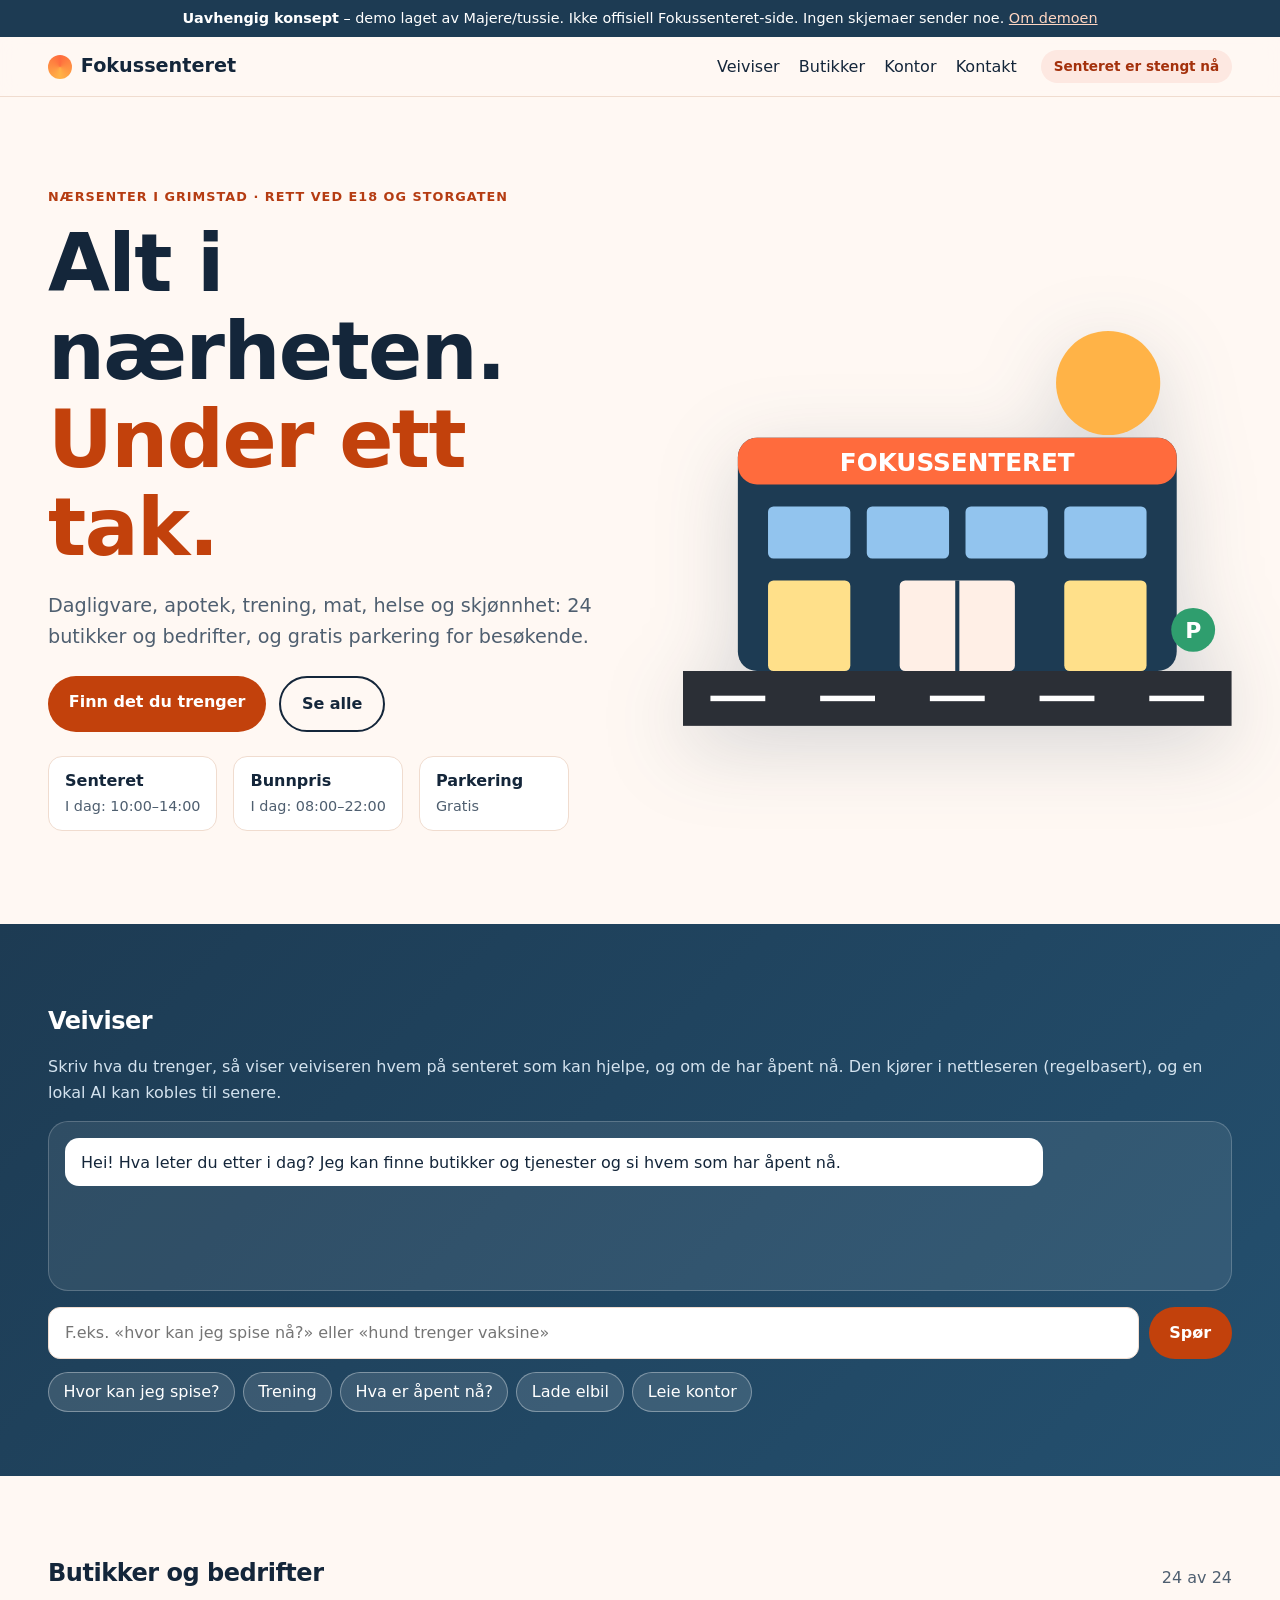
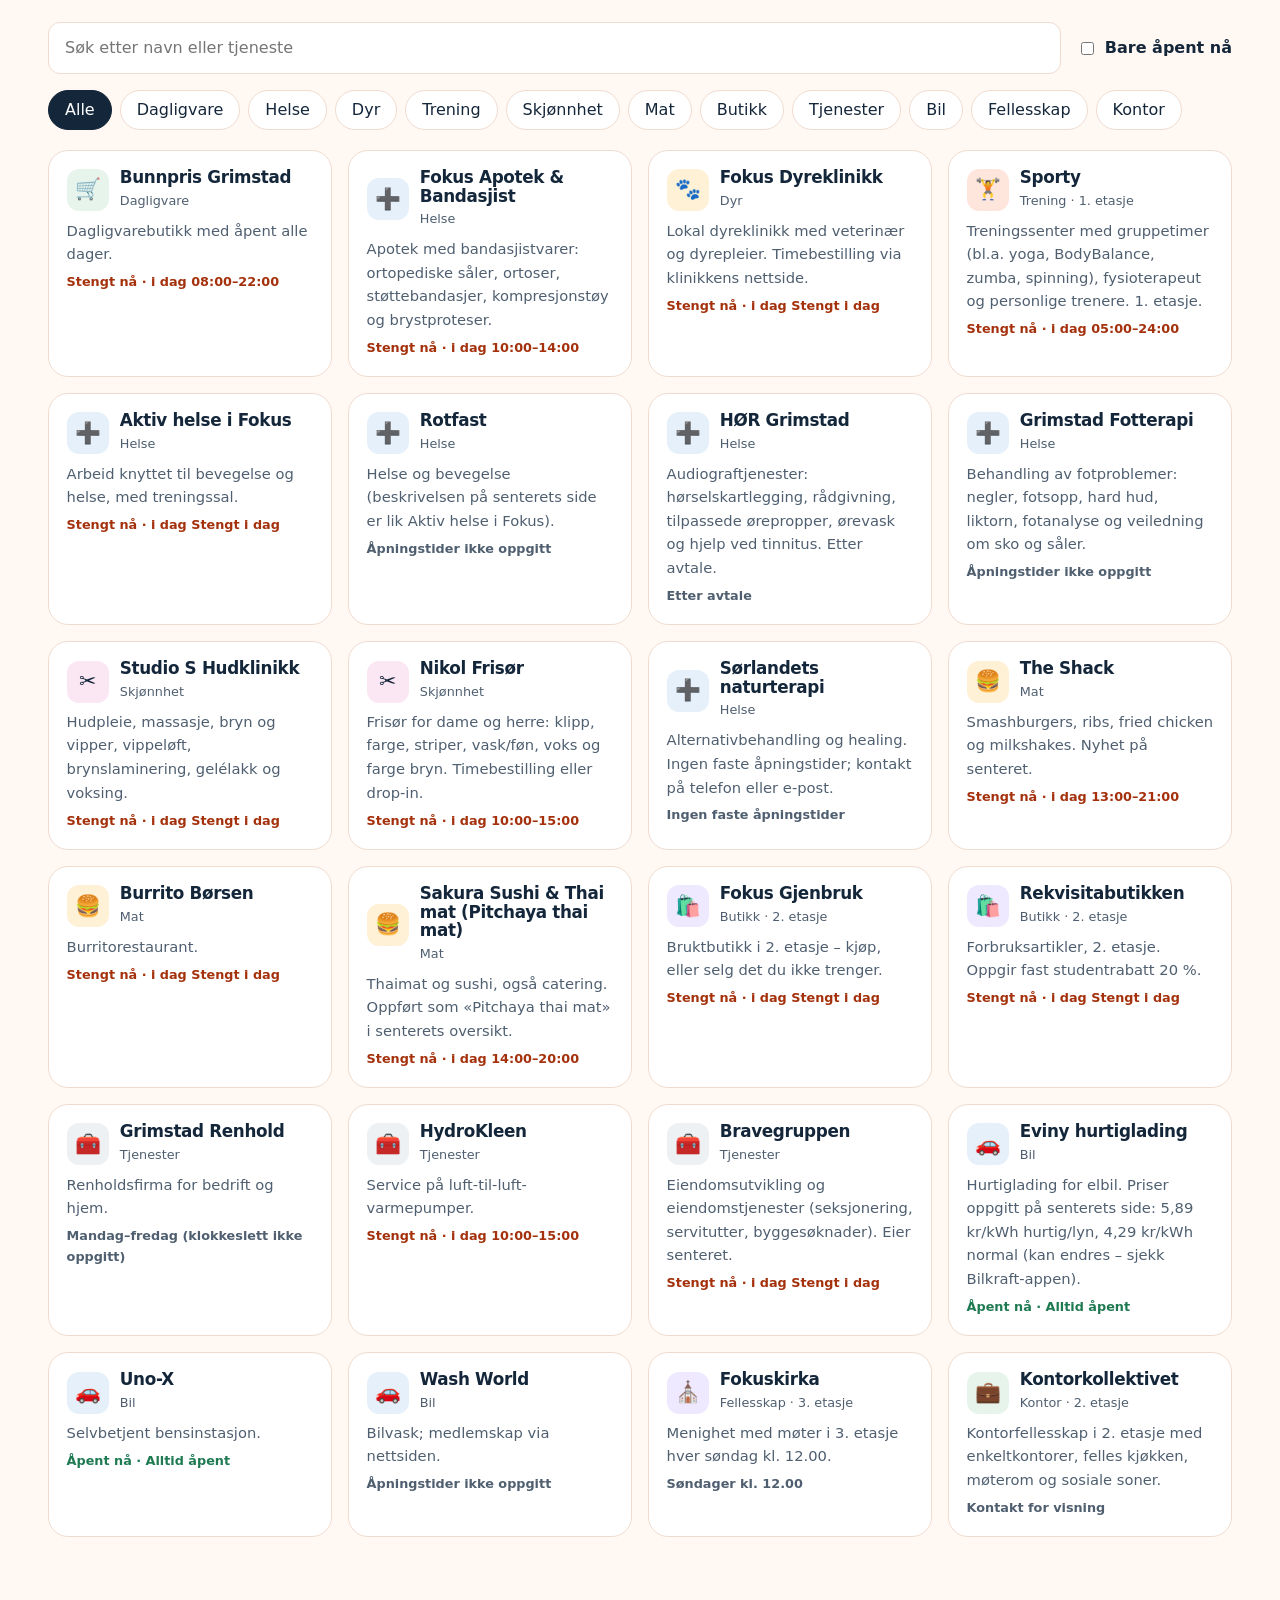
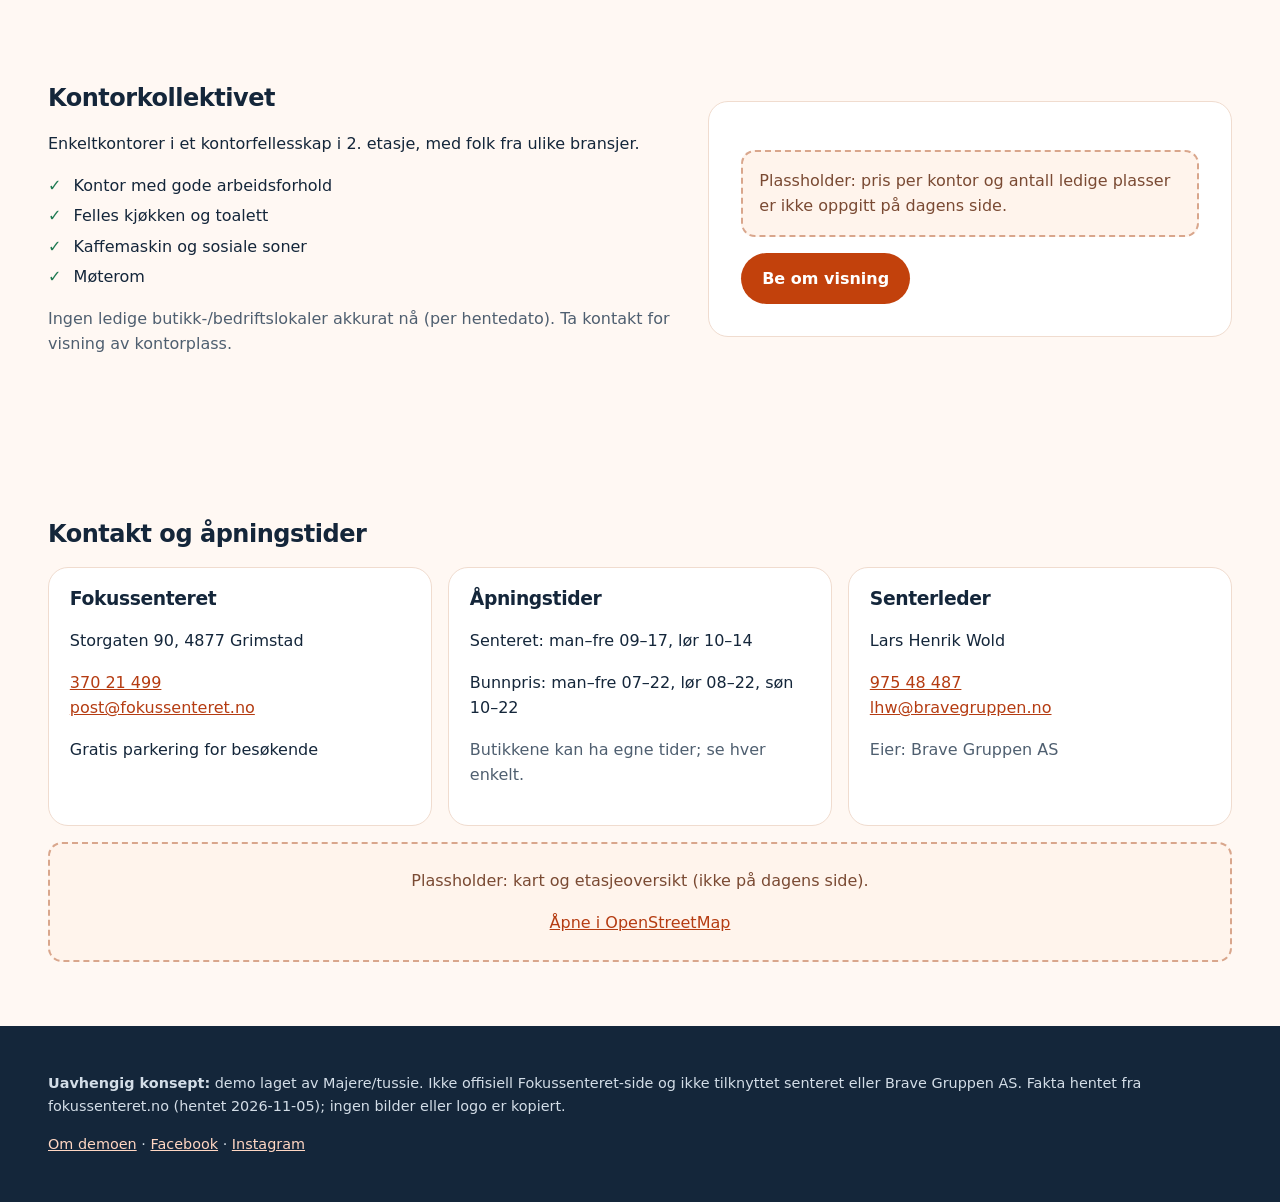
<file: index.html>
<!doctype html>
<html lang="nb">
<head>
<meta charset="utf-8"><meta name="viewport" content="width=device-width,initial-scale=1">
<meta name="robots" content="noindex,nofollow">
<title>Fokussenteret Grimstad (uavhengig konsept)</title>
<meta name="description" content="Uavhengig demo/konsept av en ny nettside for Fokussenteret i Grimstad. Ikke offisiell side.">
<link rel="stylesheet" href="css/stil.css"><link rel="icon" href="data:image/svg+xml,%3Csvg xmlns=%27http://www.w3.org/2000/svg%27 viewBox=%270 0 32 32%27%3E%3Ccircle cx=%2716%27 cy=%2716%27 r=%2714%27 fill=%27%23ff6b3d%27/%3E%3C/svg%3E">
</head>
<body>
<div class="demo-banner" role="note"><strong>Uavhengig konsept</strong> – demo laget av Majere/tussie. Ikke offisiell Fokussenteret-side. Ingen skjemaer sender noe. <a href="om-demoen.html">Om demoen</a></div>
<header class="topp">
  <a class="logo" href="index.html"><span class="logo-merke" aria-hidden="true"></span>Fokussenteret</a>
  <nav aria-label="Hovedmeny"><a href="#veiviser">Veiviser</a><a href="#butikker">Butikker</a><a href="#kontor">Kontor</a><a href="#kontakt">Kontakt</a></nav>
  <span class="status-pille" id="status-topp" aria-live="polite"></span>
</header>
<main id="innhold">
<section class="hero">
  <div>
    <p class="kicker">Nærsenter i Grimstad · rett ved E18 og Storgaten</p>
    <h1>Alt i nærheten.<br><span class="uth">Under ett tak.</span></h1>
    <p class="ingress">Dagligvare, apotek, trening, mat, helse og skjønnhet: <span id="antall">24</span> butikker og bedrifter, og gratis parkering for besøkende.</p>
    <div class="knapper"><a class="knapp" href="#veiviser">Finn det du trenger</a><a class="knapp sek" href="#butikker">Se alle</a></div>
    <ul class="info-rad">
      <li><b>Senteret</b><span id="tid-senter"></span></li>
      <li><b>Bunnpris</b><span id="tid-bunnpris"></span></li>
      <li><b>Parkering</b><span>Gratis</span></li>
    </ul>
  </div>
  <div class="illu" aria-hidden="true">
    <svg viewBox="0 0 400 320">
      <defs><linearGradient id="g1" x1="0" x2="0" y1="0" y2="1"><stop offset="0" stop-color="#ffd6c2"/><stop offset="1" stop-color="#ffefe6"/></linearGradient></defs>
      <circle cx="310" cy="70" r="38" fill="#ffb347"/>
      <rect x="40" y="110" width="320" height="170" rx="14" fill="#1d3b53"/>
      <rect x="40" y="110" width="320" height="34" rx="14" fill="#ff6b3d"/>
      <text x="200" y="134" text-anchor="middle" font-family="system-ui" font-weight="800" font-size="18" fill="#fff">FOKUSSENTERET</text>
      <g fill="#9fd3ff" opacity=".9"><rect x="62" y="160" width="60" height="38" rx="4"/><rect x="134" y="160" width="60" height="38" rx="4"/><rect x="206" y="160" width="60" height="38" rx="4"/><rect x="278" y="160" width="60" height="38" rx="4"/></g>
      <g fill="#ffe08a"><rect x="62" y="214" width="60" height="66" rx="4"/><rect x="278" y="214" width="60" height="66" rx="4"/></g>
      <rect x="158" y="214" width="84" height="66" rx="4" fill="#ffefe6"/><line x1="200" y1="214" x2="200" y2="280" stroke="#1d3b53" stroke-width="3"/>
      <rect x="0" y="280" width="400" height="40" fill="#2b2f36"/><g fill="#fff"><rect x="20" y="298" width="40" height="4"/><rect x="100" y="298" width="40" height="4"/><rect x="180" y="298" width="40" height="4"/><rect x="260" y="298" width="40" height="4"/><rect x="340" y="298" width="40" height="4"/></g>
      <circle cx="372" cy="250" r="16" fill="#2f9e6e"/><text x="372" y="256" text-anchor="middle" font-family="system-ui" font-weight="800" font-size="16" fill="#fff">P</text>
    </svg>
  </div>
</section>

<section id="veiviser" class="seksjon panel">
  <h2>Veiviser</h2>
  <p class="dempet">Skriv hva du trenger, så viser veiviseren hvem på senteret som kan hjelpe, og om de har åpent nå. Den kjører i nettleseren (regelbasert), og en lokal AI kan kobles til senere.</p>
  <div class="chat" id="chat" aria-live="polite"></div>
  <form class="chat-inn" id="chat-skjema"><label class="sr" for="chat-felt">Hva trenger du?</label><input id="chat-felt" autocomplete="off" placeholder="F.eks. «hvor kan jeg spise nå?» eller «hund trenger vaksine»"><button class="knapp" type="submit">Spør</button></form>
  <div class="forslag" id="forslag"><button type="button">Hvor kan jeg spise?</button><button type="button">Trening</button><button type="button">Hva er åpent nå?</button><button type="button">Lade elbil</button><button type="button">Leie kontor</button></div>
</section>

<section id="butikker" class="seksjon">
  <div class="hode"><h2>Butikker og bedrifter</h2><p id="treff" class="dempet" aria-live="polite"></p></div>
  <div class="verktoy">
    <label class="sok"><span class="sr">Søk</span><input type="search" id="sok" placeholder="Søk etter navn eller tjeneste"></label>
    <label class="bryter"><input type="checkbox" id="aapen-na"> Bare åpent nå</label>
  </div>
  <div class="chips" id="chips" role="group" aria-label="Kategori"></div>
  <div class="rutenett" id="rutenett"></div>
</section>

<section id="kontor" class="seksjon to-kol">
  <div>
    <h2>Kontorkollektivet</h2>
    <p>Enkeltkontorer i et kontorfellesskap i 2. etasje, med folk fra ulike bransjer.</p>
    <ul class="hake"><li>Kontor med gode arbeidsforhold</li><li>Felles kjøkken og toalett</li><li>Kaffemaskin og sosiale soner</li><li>Møterom</li></ul>
    <p class="dempet">Ingen ledige butikk-/bedriftslokaler akkurat nå (per hentedato). Ta kontakt for visning av kontorplass.</p>
  </div>
  <div class="kort-stor"><p class="plass">Plassholder: pris per kontor og antall ledige plasser er ikke oppgitt på dagens side.</p><a class="knapp" href="mailto:post@fokussenteret.no?subject=Visning%20kontorkollektivet">Be om visning</a></div>
</section>

<section id="kontakt" class="seksjon">
  <h2>Kontakt og åpningstider</h2>
  <div class="kontakt">
    <div class="boks"><h3>Fokussenteret</h3><p>Storgaten 90, 4877 Grimstad</p><p><a href="tel:+4737021499">370 21 499</a><br><a href="mailto:post@fokussenteret.no">post@fokussenteret.no</a></p><p>Gratis parkering for besøkende</p></div>
    <div class="boks"><h3>Åpningstider</h3><p>Senteret: man–fre 09–17, lør 10–14</p><p>Bunnpris: man–fre 07–22, lør 08–22, søn 10–22</p><p class="dempet">Butikkene kan ha egne tider; se hver enkelt.</p></div>
    <div class="boks"><h3>Senterleder</h3><p>Lars Henrik Wold</p><p><a href="tel:+4797548487">975 48 487</a><br><a href="mailto:lhw@bravegruppen.no">lhw@bravegruppen.no</a></p><p class="dempet">Eier: Brave Gruppen AS</p></div>
  </div>
  <div class="kart plass" role="img" aria-label="Plassholder for kart">Plassholder: kart og etasjeoversikt (ikke på dagens side). <a href="https://www.openstreetmap.org/search?query=Storgaten%2090%2C%204877%20Grimstad" rel="noopener">Åpne i OpenStreetMap</a></div>
</section>
</main>

<dialog id="modal" aria-labelledby="m-navn"><button class="lukk" id="m-lukk" aria-label="Lukk">×</button><div id="m-innhold"></div></dialog>

<footer class="bunn">
  <p><strong>Uavhengig konsept:</strong> demo laget av Majere/tussie. Ikke offisiell Fokussenteret-side og ikke tilknyttet senteret eller Brave Gruppen AS. Fakta hentet fra fokussenteret.no <span id="hentet"></span>; ingen bilder eller logo er kopiert.</p>
  <p><a href="om-demoen.html">Om demoen</a> · <a href="https://www.facebook.com/fokussenteret" rel="noopener">Facebook</a> · <a href="https://www.instagram.com/fokussenteret/" rel="noopener">Instagram</a></p>
</footer>
<script type="module" src="js/app.js"></script>
</body></html>
</file>
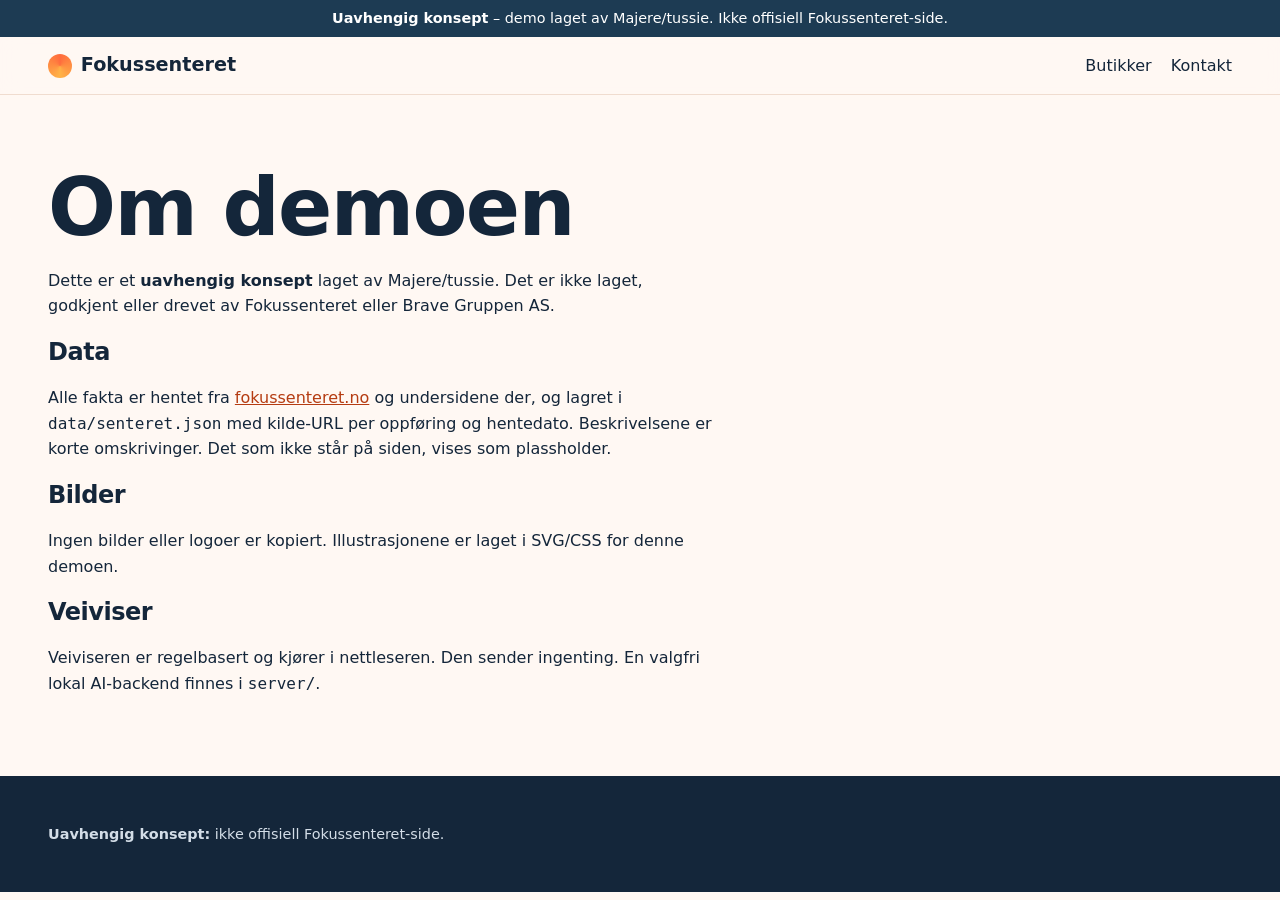
<file: om-demoen.html>
<!doctype html>
<html lang="nb"><head><meta charset="utf-8"><meta name="viewport" content="width=device-width,initial-scale=1"><meta name="robots" content="noindex,nofollow"><title>Om demoen – Fokussenteret (uavhengig konsept)</title><meta name="description" content="Om denne uavhengige demoen."><link rel="stylesheet" href="css/stil.css"><link rel="icon" href="data:image/svg+xml,%3Csvg xmlns=%27http://www.w3.org/2000/svg%27 viewBox=%270 0 32 32%27%3E%3Ccircle cx=%2716%27 cy=%2716%27 r=%2714%27 fill=%27%23ff6b3d%27/%3E%3C/svg%3E"></head>
<body>
<div class="demo-banner" role="note"><strong>Uavhengig konsept</strong> – demo laget av Majere/tussie. Ikke offisiell Fokussenteret-side.</div>
<header class="topp"><a class="logo" href="index.html"><span class="logo-merke" aria-hidden="true"></span>Fokussenteret</a><nav aria-label="Hovedmeny"><a href="index.html#butikker">Butikker</a><a href="index.html#kontakt">Kontakt</a></nav></header>
<main id="innhold" class="seksjon tekst">
<h1>Om demoen</h1>
<p>Dette er et <strong>uavhengig konsept</strong> laget av Majere/tussie. Det er ikke laget, godkjent eller drevet av Fokussenteret eller Brave Gruppen AS.</p>
<h2>Data</h2><p>Alle fakta er hentet fra <a href="https://fokussenteret.no/">fokussenteret.no</a> og undersidene der, og lagret i <code>data/senteret.json</code> med kilde-URL per oppføring og hentedato. Beskrivelsene er korte omskrivinger. Det som ikke står på siden, vises som plassholder.</p>
<h2>Bilder</h2><p>Ingen bilder eller logoer er kopiert. Illustrasjonene er laget i SVG/CSS for denne demoen.</p>
<h2>Veiviser</h2><p>Veiviseren er regelbasert og kjører i nettleseren. Den sender ingenting. En valgfri lokal AI-backend finnes i <code>server/</code>.</p>
</main>
<footer class="bunn"><p><strong>Uavhengig konsept:</strong> ikke offisiell Fokussenteret-side.</p></footer>
</body></html>
</file>
<file: css/stil.css>
:root{--bg:#fff8f3;--flate:#fff;--blekk:#14263a;--dempet:#4f5f70;--aksent:#c2410c;--aksent-m:#ff6b3d;--sjo:#1d3b53;--gronn:#1f7a52;--linje:#f0dccf;--r:20px}
*{box-sizing:border-box}html{scroll-behavior:smooth}
body{margin:0;background:var(--bg);color:var(--blekk);font:16px/1.6 system-ui,-apple-system,"Segoe UI",Roboto,sans-serif}
a{color:#b53c12}h1,h2,h3{line-height:1.1;letter-spacing:-.02em}
.sr{position:absolute;width:1px;height:1px;overflow:hidden;clip:rect(0 0 0 0)}
.dempet{color:var(--dempet)}
.demo-banner{background:var(--sjo);color:#fff;text-align:center;padding:.45rem 1rem;font-size:.9rem}.demo-banner a{color:#ffd6c2}
.topp{position:sticky;top:0;z-index:10;display:flex;gap:1.5rem;align-items:center;padding:.8rem clamp(1rem,4vw,3rem);background:rgba(255,248,243,.88);backdrop-filter:blur(10px);border-bottom:1px solid var(--linje)}
.logo{display:flex;gap:.55rem;align-items:center;font-weight:800;font-size:1.2rem;color:var(--blekk);text-decoration:none}
.logo-merke{width:24px;height:24px;border-radius:50%;background:conic-gradient(var(--aksent-m),#ffb347,var(--aksent-m))}
.topp nav{display:flex;gap:1.2rem;margin-left:auto}.topp nav a{color:var(--blekk);text-decoration:none;font-weight:500}
.status-pille{font-size:.85rem;font-weight:700;padding:.35rem .8rem;border-radius:999px;background:#e6f4ec;color:var(--gronn)}.status-pille.stengt{background:#fde8e1;color:#a4310c}
.knapp{display:inline-block;border:0;cursor:pointer;background:var(--aksent);color:#fff;font-weight:700;padding:.8rem 1.3rem;border-radius:999px;text-decoration:none;font:inherit;font-weight:700}
.knapp.sek{background:transparent;color:var(--blekk);border:2px solid var(--blekk)}
:focus-visible{outline:3px solid var(--sjo);outline-offset:2px}
.hero{display:grid;grid-template-columns:1.1fr 1fr;gap:2rem;align-items:center;padding:clamp(2rem,6vw,5rem) clamp(1rem,4vw,3rem)}
.kicker{color:#b53c12;font-weight:700;text-transform:uppercase;letter-spacing:.08em;font-size:.8rem}
h1{font-size:clamp(2.6rem,6.5vw,5rem);margin:.3rem 0 1rem}.uth{color:var(--aksent)}
.ingress{font-size:1.2rem;color:var(--dempet);max-width:34rem}.knapper{display:flex;gap:.8rem;flex-wrap:wrap;margin:1.5rem 0}
.info-rad{list-style:none;padding:0;display:flex;gap:1rem;flex-wrap:wrap}.info-rad li{background:var(--flate);border:1px solid var(--linje);border-radius:14px;padding:.7rem 1rem;min-width:150px}.info-rad b{display:block}.info-rad span{font-size:.9rem;color:var(--dempet)}
.illu svg{width:100%;height:auto;filter:drop-shadow(0 20px 40px rgba(29,59,83,.18))}
.illu{animation:svev 6s ease-in-out infinite}@keyframes svev{50%{transform:translateY(-8px)}}
.seksjon{padding:clamp(2rem,5vw,4rem) clamp(1rem,4vw,3rem)}.hode{display:flex;justify-content:space-between;align-items:end;flex-wrap:wrap;gap:1rem}
.panel{background:linear-gradient(135deg,#1d3b53,#24506f);color:#fff}.panel .dempet{color:#d3e2ee}
.chat{background:rgba(255,255,255,.08);border:1px solid rgba(255,255,255,.2);border-radius:var(--r);padding:1rem;min-height:170px;max-height:420px;overflow:auto;display:flex;flex-direction:column;gap:.6rem;margin:1rem 0}
.boble{max-width:85%;padding:.7rem 1rem;border-radius:14px;background:#fff;color:var(--blekk)}.boble.bruker{align-self:flex-end;background:var(--aksent);color:#fff}
.boble .mini{display:block;margin-top:.35rem;background:none;border:0;padding:0;color:#b53c12;text-decoration:underline;cursor:pointer;font:inherit;text-align:left}
.chat-inn{display:flex;gap:.6rem}.chat-inn input{flex:1}
input{font:inherit;padding:.75rem 1rem;border-radius:12px;border:1px solid var(--linje);background:#fff;color:var(--blekk)}
.forslag{display:flex;gap:.5rem;flex-wrap:wrap;margin-top:.8rem}.forslag button{background:rgba(255,255,255,.12);color:#fff;border:1px solid rgba(255,255,255,.35);border-radius:999px;padding:.4rem .9rem;cursor:pointer;font:inherit}
.verktoy{display:flex;gap:1rem;align-items:center;flex-wrap:wrap;margin:1rem 0}.sok{flex:1;min-width:240px}.sok input{width:100%}.bryter{display:flex;gap:.5rem;align-items:center;font-weight:600}
.chips{display:flex;gap:.5rem;flex-wrap:wrap;margin-bottom:1.2rem}.chips button{border:1px solid var(--linje);background:#fff;color:var(--blekk);border-radius:999px;padding:.4rem 1rem;cursor:pointer;font:inherit}.chips button[aria-pressed=true]{background:var(--blekk);color:#fff;border-color:var(--blekk)}
.rutenett{display:grid;grid-template-columns:repeat(auto-fill,minmax(250px,1fr));gap:1rem}
.kort{text-align:left;font:inherit;color:inherit;background:var(--flate);border:1px solid var(--linje);border-radius:var(--r);padding:1.1rem;cursor:pointer;display:flex;flex-direction:column;gap:.4rem;transition:transform .15s,box-shadow .15s}
.kort:hover{transform:translateY(-3px);box-shadow:0 12px 30px rgba(20,38,58,.1)}
.kort-topp{display:flex;align-items:center;gap:.7rem}.ikon{width:42px;height:42px;border-radius:12px;display:grid;place-items:center;font-size:1.3rem;flex:none}
.kort h3{margin:0;font-size:1.05rem}.kat{font-size:.8rem;color:var(--dempet)}.kort p{margin:0;font-size:.92rem;color:var(--dempet)}
.na{font-size:.8rem;font-weight:700;color:var(--gronn)}.na.stengt{color:#a4310c}.na.ukjent{color:var(--dempet)}
.to-kol{display:grid;grid-template-columns:1.2fr 1fr;gap:2rem;align-items:center}
.hake{list-style:none;padding:0}.hake li{padding-left:1.6rem;position:relative;margin:.3rem 0}.hake li::before{content:"✓";position:absolute;left:0;color:var(--gronn);font-weight:800}
.kort-stor{background:#fff;border:1px solid var(--linje);border-radius:var(--r);padding:2rem}
.plass{border:2px dashed #d9a68c;border-radius:14px;padding:1rem;color:#7a4a33;background:#fff4ec}
.kontakt{display:grid;grid-template-columns:repeat(3,1fr);gap:1rem;margin:1rem 0}.boks{background:#fff;border:1px solid var(--linje);border-radius:var(--r);padding:1.3rem}.boks h3{margin-top:0}
.kart{min-height:120px;display:grid;place-items:center;text-align:center}
dialog{width:min(640px,94vw);border:0;border-radius:24px;padding:2rem;color:var(--blekk)}dialog::backdrop{background:rgba(20,38,58,.55)}
.lukk{position:absolute;right:1rem;top:.5rem;font-size:2rem;background:none;border:0;cursor:pointer;color:var(--blekk)}
.felt{display:grid;grid-template-columns:auto 1fr;gap:.3rem 1rem}.felt dt{color:var(--dempet)}.felt dd{margin:0}
.bunn{background:var(--blekk);color:#d3dde7;padding:2rem clamp(1rem,4vw,3rem);font-size:.9rem}.bunn a{color:#ffd6c2}
.tekst{max-width:760px}
@media(max-width:860px){.hero,.to-kol{grid-template-columns:1fr}.kontakt{grid-template-columns:1fr}.topp nav{display:none}.status-pille{margin-left:auto}}
@media(prefers-reduced-motion:reduce){*{animation:none!important;transition:none!important;scroll-behavior:auto!important}}
</file>
